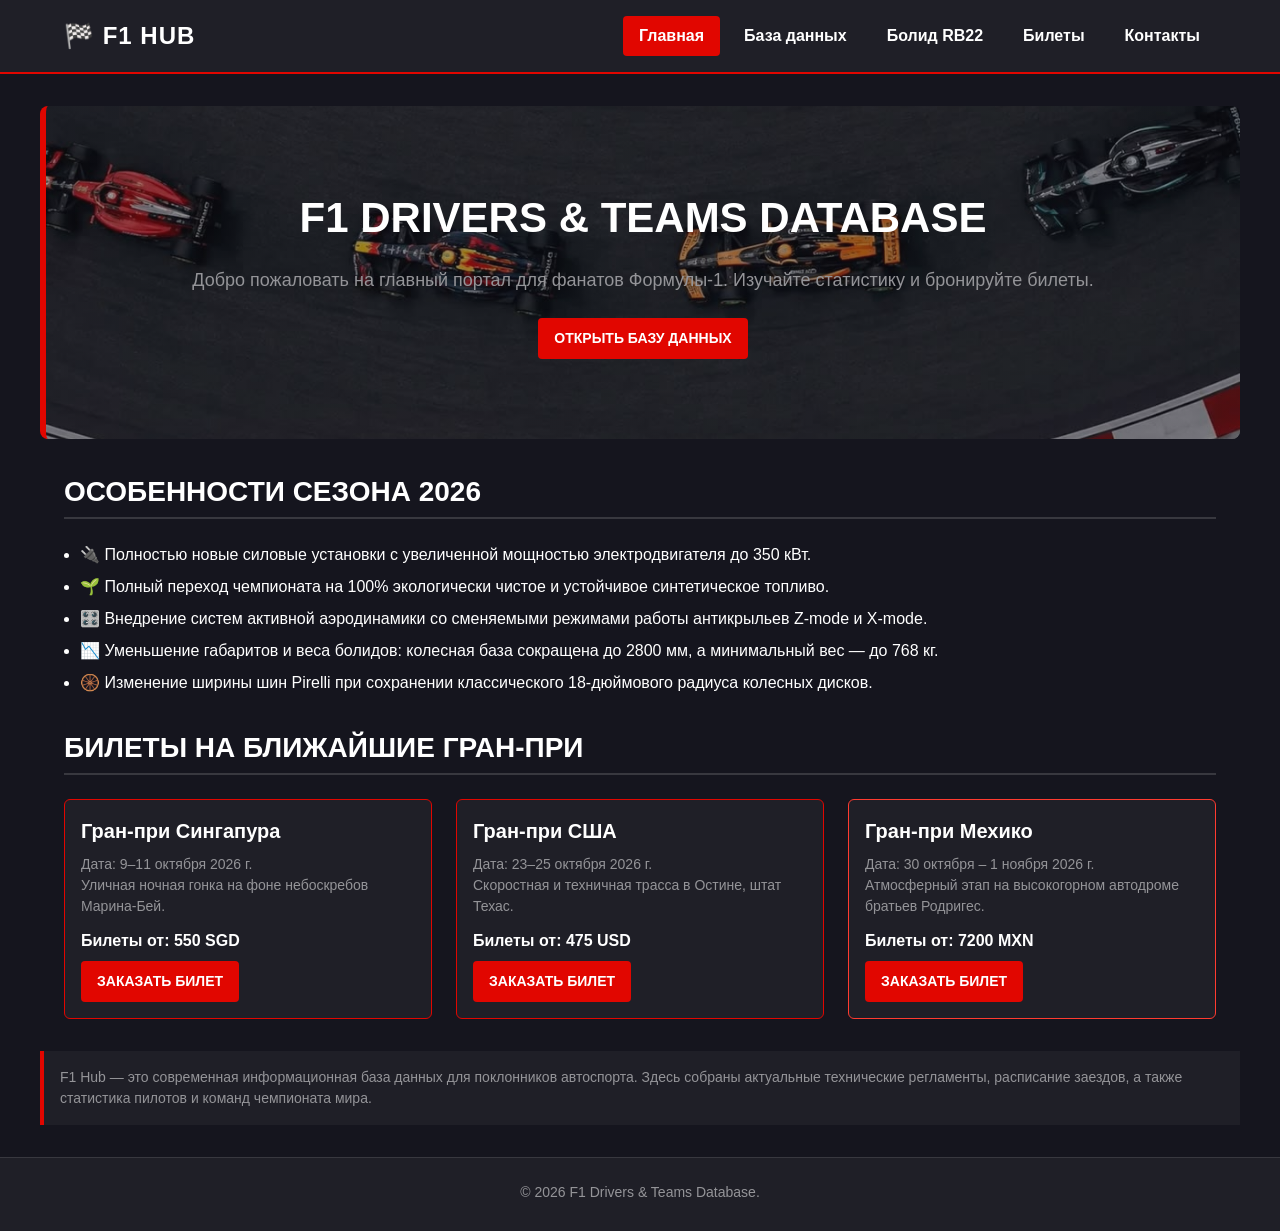
<file: index.html>
<!DOCTYPE html>
<html lang="ru">
<head>
  <meta charset="UTF-8">
  <meta name="viewport" content="width=device-width, initial-scale=1.0">
  <meta name="description" content="Главный портал для фанатов Формулы-1. База данных пилотов, команд и заказ билетов.">
  <title>F1 Drivers & Teams Database</title>
  <link rel="stylesheet" href="css/style.css">
  <script src="js/main.js" defer></script>
</head>
<body>

  <header class="site-header">
    <div class="site-header__inner">
      <a class="site-header__logo" href="index.html">🏁 F1 Hub</a>
      <nav class="site-nav" aria-label="Основная навигация">
        <ul class="site-nav__list">
          <li class="site-nav__item">
            <a class="site-nav__link site-nav__link--active" href="index.html">Главная</a>
          </li>
          <li class="site-nav__item">
            <a class="site-nav__link" href="catalog.html">База данных</a>
          </li>
          <li class="site-nav__item">
            <a class="site-nav__link" href="product.html">Болид RB22</a>
          </li>
          <li class="site-nav__item">
            <a class="site-nav__link" href="order.html">Билеты</a>
          </li>
          <li class="site-nav__item">
            <a class="site-nav__link" href="contacts.html">Контакты</a>
          </li>
        </ul>
      </nav>
    </div>
  </header>

  <main>
    
    <section class="f1-hero">
      <h1 class="f1-hero__title">F1 Drivers & Teams Database</h1>
      <p class="f1-hero__subtitle">Добро пожаловать на главный портал для фанатов Формулы-1. Изучайте статистику и бронируйте билеты.</p>
      <a class="button button--primary" href="catalog.html">Открыть базу данных</a>
    </section>

        <section class="section" id="features">
      <h2 class="section__title">Особенности сезона 2026</h2>
      <ul class="advantages-list">
        <li class="advantages-list__item">🔌 Полностью новые силовые установки с увеличенной мощностью электродвигателя до 350 кВт.</li>
        <li class="advantages-list__item">🌱 Полный переход чемпионата на 100% экологически чистое и устойчивое синтетическое топливо.</li>
        <li class="advantages-list__item">🎛️ Внедрение систем активной аэродинамики со сменяемыми режимами работы антикрыльев Z-mode и X-mode.</li>
        <li class="advantages-list__item">📉 Уменьшение габаритов и веса болидов: колесная база сокращена до 2800 мм, а минимальный вес — до 768 кг.</li>
        <li class="advantages-list__item">🛞 Изменение ширины шин Pirelli при сохранении классического 18-дюймового радиуса колесных дисков.</li>
      </ul>
    </section>


               <section class="section" id="popular">
      <h2 class="section__title">Билеты на ближайшие Гран-при</h2>
      
      <div class="products-grid">
        
        <article class="product-card product-card--featured">
          <h3 class="product-card__title">Гран-при Сингапура</h3>
          <p class="product-card__description">Дата: 9–11 октября 2026 г.<br>Уличная ночная гонка на фоне небоскребов Марина-Бей.</p>
          <p class="product-card__price">Билеты от: 550 SGD</p>
          <button class="button button--primary product-card__button" type="button" data-product="Билет на Гран-при Сингапура">Заказать билет</button>
        </article>

        <article class="product-card product-card--featured">
          <h3 class="product-card__title">Гран-при США</h3>
          <p class="product-card__description">Дата: 23–25 октября 2026 г.<br>Скоростная и техничная трасса в Остине, штат Техас.</p>
          <p class="product-card__price">Билеты от: 475 USD</p>
          <button class="button button--primary product-card__button" type="button" data-product="Билет на Гран-при США">Заказать билет</button>
        </article>

        <article class="product-card product-card--discount">
          <h3 class="product-card__title">Гран-при Мехико</h3>
          <p class="product-card__description">Дата: 30 октября – 1 ноября 2026 г.<br>Атмосферный этап на высокогорном автодроме братьев Родригес.</p>
          <p class="product-card__price">Билеты от: 7200 MXN</p>
          <button class="button button--primary product-card__button" type="button" data-product="Билет на Гран-при Мехико">Заказать билет</button>
        </article>

      </div>
    </section>

        <aside class="aside-info">
      <p class="aside-info__text">
        F1 Hub — это современная информационная база данных для поклонников автоспорта. Здесь собраны актуальные технические регламенты, расписание заездов, а также статистика пилотов и команд чемпионата мира.
      </p>
    </aside>

  </main>

  <dialog class="order-dialog" id="order-dialog" aria-labelledby="order-dialog-title">
    <h2 class="order-dialog__title" id="order-dialog-title">Бронирование билетов</h2>
    <form class="order-form" id="order-form" action="#" method="post" novalidate>
      <input id="selected-product" name="selected-item" type="hidden">
      <div class="order-form__field">
        <label class="order-form__label" for="order-name">Имя</label>
        <input class="order-form__input" id="order-name" name="name" type="text" placeholder="Ваше имя" required minlength="2">
      </div>
      <div class="order-form__field">
        <label class="order-form__label" for="order-email">E-mail</label>
        <input class="order-form__input" id="order-email" name="email" type="email" placeholder="example@mail.ru" required>
      </div>
      <div class="order-form__field">
        <label class="order-form__label" for="order-phone">Телефон</label>
        <input class="order-form__input" id="order-phone" name="phone" type="tel" placeholder="+7 (900) 000-00-00" required>
      </div>
      <div class="order-form__field form-field--checkbox">
        <label>
          <input id="order-agreement" name="agreement" type="checkbox" required>
          Я согласен с условиями
        </label>
      </div>
      <div class="order-form__actions">
        <button class="button button--secondary" type="button" id="close-order-dialog">Закрыть</button>
        <button class="button button--primary" type="submit">Отправить 🏁</button>
      </div>
    </form>
  </dialog>

  <p class="success-message" id="success-message" hidden>
    Заявка принята! До встречи на автодроме!
  </p>

  <footer class="site-footer">
    <p class="site-footer__copy">&copy; 2026 F1 Drivers & Teams Database.</p>
  </footer>

</body>
</html>
</file>
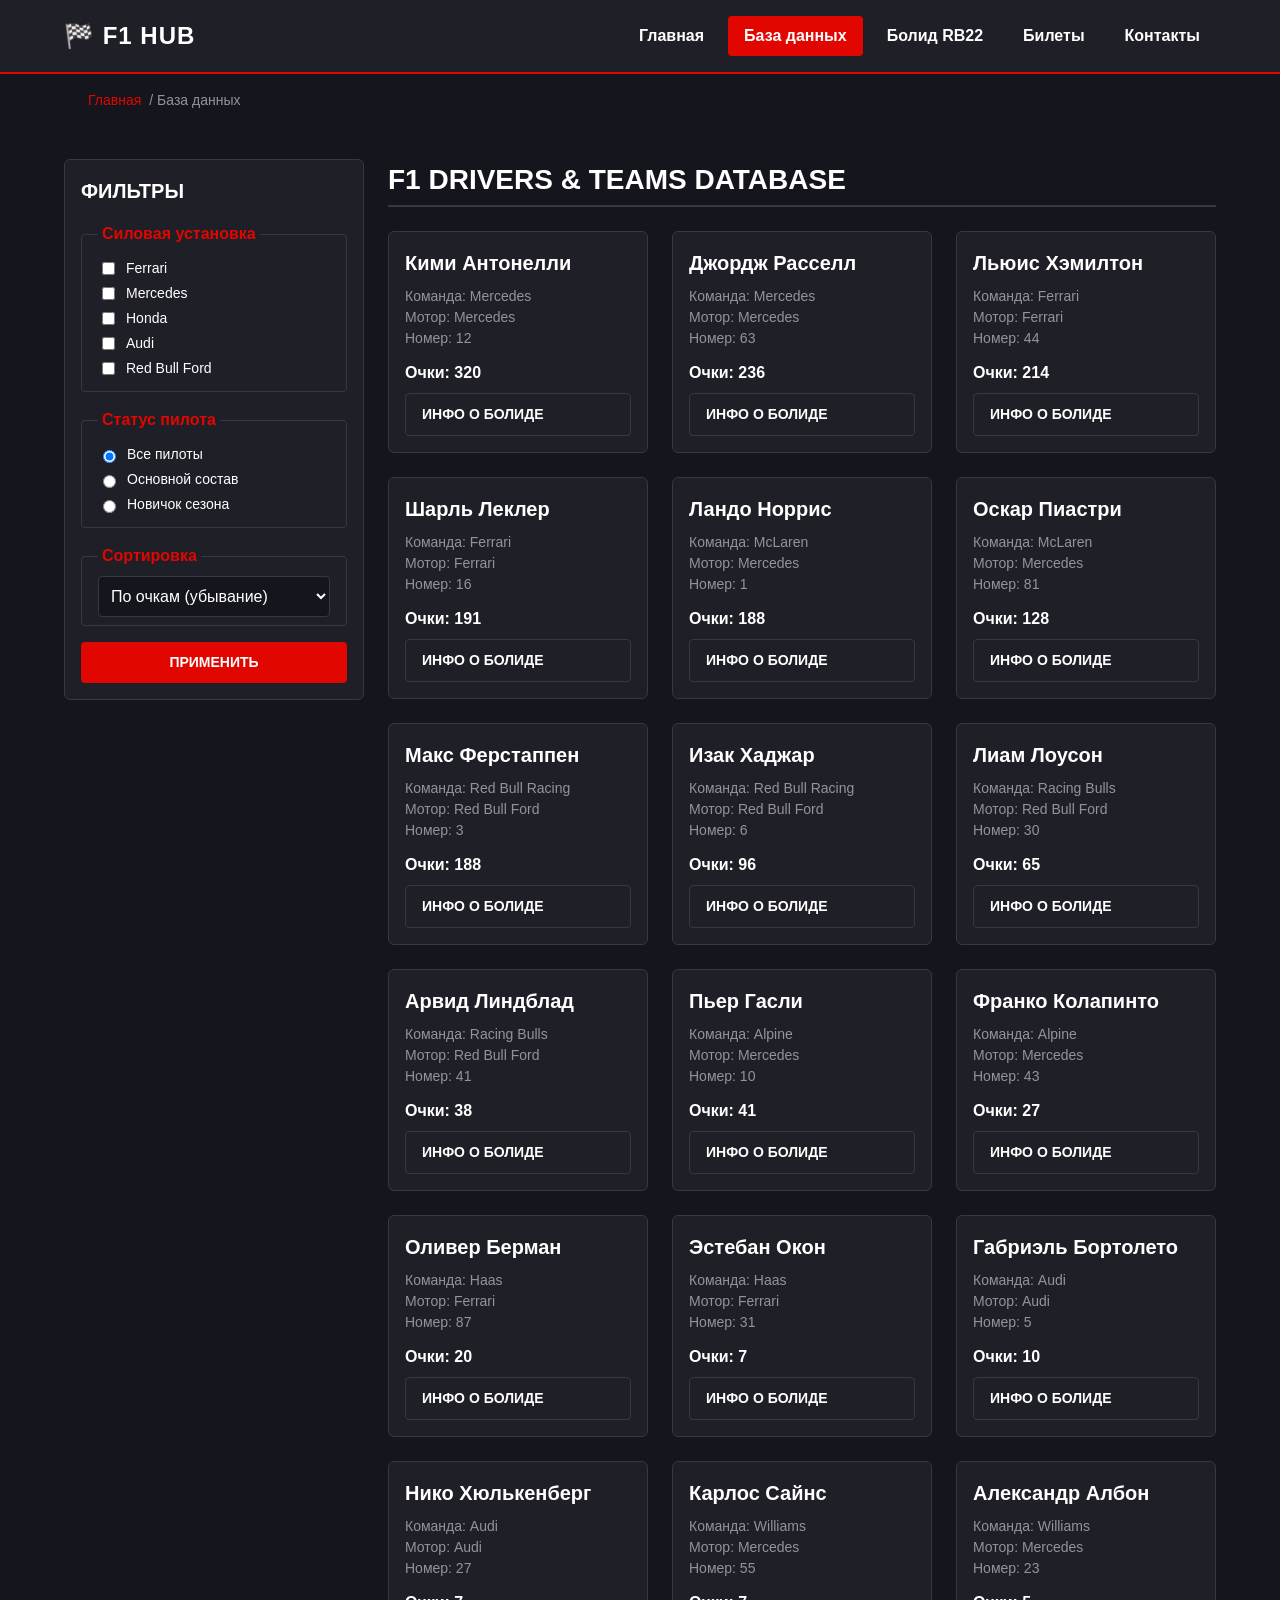
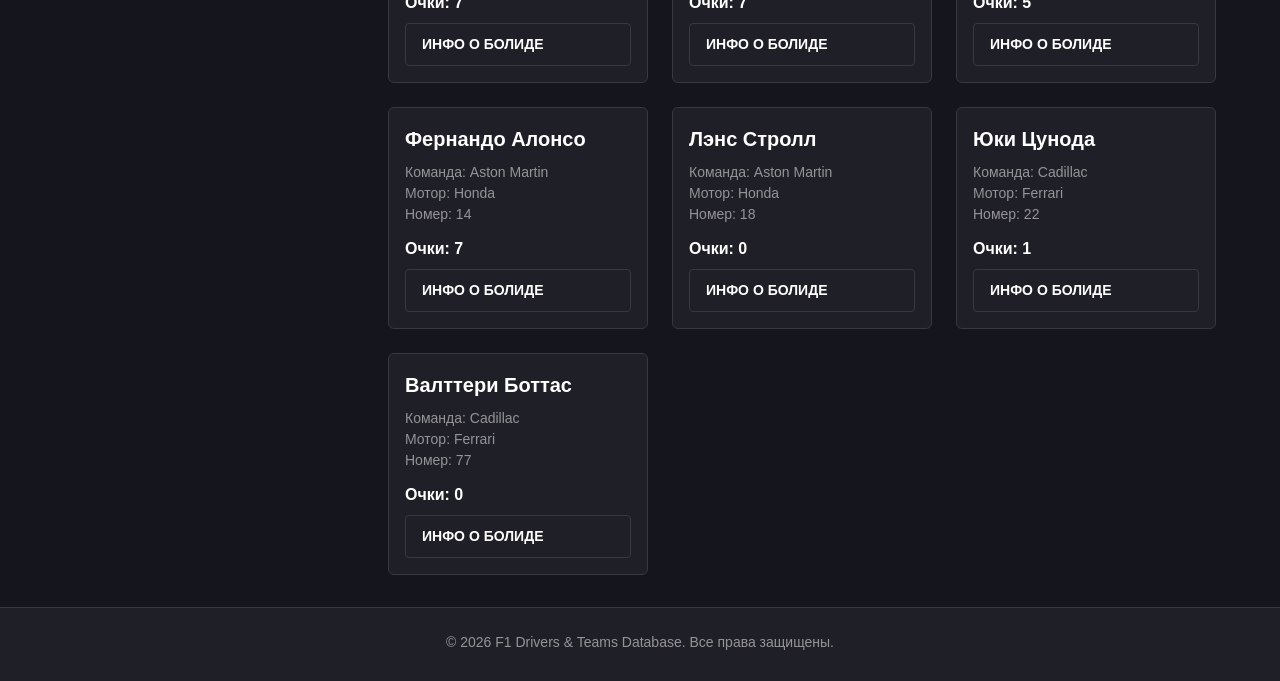
<file: catalog.html>
<!DOCTYPE html>
<html lang="ru">
<head>
  <meta charset="UTF-8">
  <meta name="viewport" content="width=device-width, initial-scale=1.0">
  <meta name="description" content="F1 Drivers and Teams Database. Фильтрация по силовым установкам и составам команд 2026 года.">
  <title>F1 Drivers & Teams Database</title>
  <link rel="stylesheet" href="./css/style.css">
  <script src="./js/main.js" defer></script>
</head>
<body>

  <header class="site-header">
    <div class="site-header__inner">
      <a class="site-header__logo" href="index.html">🏁 F1 Hub</a>
      <nav class="site-nav" aria-label="Основная навигация">
        <ul class="site-nav__list">
          <li class="site-nav__item">
            <a class="site-nav__link" href="index.html">Главная</a>
          </li>
          <li class="site-nav__item">
            <a class="site-nav__link site-nav__link--active" href="catalog.html">База данных</a>
          </li>
          <li class="site-nav__item">
            <a class="site-nav__link" href="product.html">Болид RB22</a>
          </li>
          <li class="site-nav__item">
            <a class="site-nav__link" href="order.html">Билеты</a>
          </li>
          <li class="site-nav__item">
            <a class="site-nav__link" href="contacts.html">Контакты</a>
          </li>
        </ul>
      </nav>
    </div>
  </header>

  <main>
    <div class="section">
      <nav class="breadcrumbs" aria-label="Хлебные крошки">
        <a class="breadcrumbs__link" href="index.html">Главная</a>
        <span class="breadcrumbs__current">База данных</span>
      </nav>
    </div>

    <section class="catalog-layout">
      <aside class="catalog-filters">
        <h2 class="catalog-filters__title">Фильтры</h2>
        <form class="filters-form" action="#" method="get">
          
          <fieldset class="filters-form__section">
            <legend>Силовая установка</legend>
            <label><input type="checkbox" name="pu" value="ferrari"> Ferrari</label>
            <label><input type="checkbox" name="pu" value="mercedes"> Mercedes</label>
            <label><input type="checkbox" name="pu" value="honda"> Honda</label>
            <label><input type="checkbox" name="pu" value="audi"> Audi</label>
            <label><input type="checkbox" name="pu" value="ford"> Red Bull Ford</label>
          </fieldset>

          <fieldset class="filters-form__section">
            <legend>Статус пилота</legend>
            <label><input type="radio" name="status" value="all" checked> Все пилоты</label>
            <label><input type="radio" name="status" value="pro"> Основной состав</label>
            <label><input type="radio" name="status" value="rookie"> Новичок сезона</label>
          </fieldset>

          <fieldset class="filters-form__section">
            <legend>Сортировка</legend>
            <select class="order-form__input" name="sort">
              <option value="points-desc">По очкам (убывание)</option>
              <option value="name-asc">По алфавиту</option>
              <option value="number-asc">По стартовому номеру</option>
            </select>
          </fieldset>

          <button class="button button--primary" type="submit">Применить</button>
        </form>
      </aside>

      <section class="catalog-products">
        <h1 class="section__title">F1 Drivers & Teams Database</h1>
        <div class="products-grid">
          
          <!-- Mercedes -->
          <article class="product-card">
            <h3 class="product-card__title">Кими Антонелли</h3>
            <p class="product-card__description">Команда: Mercedes<br>Мотор: Mercedes<br>Номер: 12</p>
            <p class="product-card__price">Очки: 320</p>
            <a class="button button--secondary" href="product.html">Инфо о болиде</a>
          </article>

          <article class="product-card">
            <h3 class="product-card__title">Джордж Расселл</h3>
            <p class="product-card__description">Команда: Mercedes<br>Мотор: Mercedes<br>Номер: 63</p>
            <p class="product-card__price">Очки: 236</p>
            <a class="button button--secondary" href="product.html">Инфо о болиде</a>
          </article>

          <!-- Ferrari -->
          <article class="product-card">
            <h3 class="product-card__title">Льюис Хэмилтон</h3>
            <p class="product-card__description">Команда: Ferrari<br>Мотор: Ferrari<br>Номер: 44</p>
            <p class="product-card__price">Очки: 214</p>
            <a class="button button--secondary" href="product.html">Инфо о болиде</a>
          </article>

          <article class="product-card">
            <h3 class="product-card__title">Шарль Леклер</h3>
            <p class="product-card__description">Команда: Ferrari<br>Мотор: Ferrari<br>Номер: 16</p>
            <p class="product-card__price">Очки: 191</p>
            <a class="button button--secondary" href="product.html">Инфо о болиде</a>
          </article>

          <!-- McLaren -->
          <article class="product-card">
            <h3 class="product-card__title">Ландо Норрис</h3>
            <p class="product-card__description">Команда: McLaren<br>Мотор: Mercedes<br>Номер: 1</p>
            <p class="product-card__price">Очки: 188</p>
            <a class="button button--secondary" href="product.html">Инфо о болиде</a>
          </article>

          <article class="product-card">
            <h3 class="product-card__title">Оскар Пиастри</h3>
            <p class="product-card__description">Команда: McLaren<br>Мотор: Mercedes<br>Номер: 81</p>
            <p class="product-card__price">Очки: 128</p>
            <a class="button button--secondary" href="product.html">Инфо о болиде</a>
          </article>

          <!-- Red Bull Racing -->
          <article class="product-card">
            <h3 class="product-card__title">Макс Ферстаппен</h3>
            <p class="product-card__description">Команда: Red Bull Racing<br>Мотор: Red Bull Ford<br>Номер: 3</p>
            <p class="product-card__price">Очки: 188</p>
            <a class="button button--secondary" href="product.html">Инфо о болиде</a>
          </article>

          <article class="product-card">
            <h3 class="product-card__title">Изак Хаджар</h3>
            <p class="product-card__description">Команда: Red Bull Racing<br>Мотор: Red Bull Ford<br>Номер: 6</p>
            <p class="product-card__price">Очки: 96</p>
            <a class="button button--secondary" href="product.html">Инфо о болиде</a>
          </article>

          <!-- Racing Bulls -->
          <article class="product-card">
            <h3 class="product-card__title">Лиам Лоусон</h3>
            <p class="product-card__description">Команда: Racing Bulls<br>Мотор: Red Bull Ford<br>Номер: 30</p>
            <p class="product-card__price">Очки: 65</p>
            <a class="button button--secondary" href="product.html">Инфо о болиде</a>
          </article>

          <article class="product-card">
            <h3 class="product-card__title">Арвид Линдблад</h3>
            <p class="product-card__description">Команда: Racing Bulls<br>Мотор: Red Bull Ford<br>Номер: 41</p>
            <p class="product-card__price">Очки: 38</p>
            <a class="button button--secondary" href="product.html">Инфо о болиде</a>
          </article>

          <!-- Alpine -->
          <article class="product-card">
            <h3 class="product-card__title">Пьер Гасли</h3>
            <p class="product-card__description">Команда: Alpine<br>Мотор: Mercedes<br>Номер: 10</p>
            <p class="product-card__price">Очки: 41</p>
            <a class="button button--secondary" href="product.html">Инфо о болиде</a>
          </article>

          <article class="product-card">
            <h3 class="product-card__title">Франко Колапинто</h3>
            <p class="product-card__description">Команда: Alpine<br>Мотор: Mercedes<br>Номер: 43</p>
            <p class="product-card__price">Очки: 27</p>
            <a class="button button--secondary" href="product.html">Инфо о болиде</a>
          </article>

          <!-- Haas -->
          <article class="product-card">
            <h3 class="product-card__title">Оливер Берман</h3>
            <p class="product-card__description">Команда: Haas<br>Мотор: Ferrari<br>Номер: 87</p>
            <p class="product-card__price">Очки: 20</p>
            <a class="button button--secondary" href="product.html">Инфо о болиде</a>
          </article>

          <article class="product-card">
            <h3 class="product-card__title">Эстебан Окон</h3>
            <p class="product-card__description">Команда: Haas<br>Мотор: Ferrari<br>Номер: 31</p>
            <p class="product-card__price">Очки: 7</p>
            <a class="button button--secondary" href="product.html">Инфо о болиде</a>
          </article>

          <!-- Audi -->
          <article class="product-card">
            <h3 class="product-card__title">Габриэль Бортолето</h3>
            <p class="product-card__description">Команда: Audi<br>Мотор: Audi<br>Номер: 5</p>
            <p class="product-card__price">Очки: 10</p>
            <a class="button button--secondary" href="product.html">Инфо о болиде</a>
          </article>

          <article class="product-card">
            <h3 class="product-card__title">Нико Хюлькенберг</h3>
            <p class="product-card__description">Команда: Audi<br>Мотор: Audi<br>Номер: 27</p>
            <p class="product-card__price">Очки: 7</p>
            <a class="button button--secondary" href="product.html">Инфо о болиде</a>
          </article>

          <!-- Williams -->
          <article class="product-card">
            <h3 class="product-card__title">Карлос Сайнс</h3>
            <p class="product-card__description">Команда: Williams<br>Мотор: Mercedes<br>Номер: 55</p>
            <p class="product-card__price">Очки: 7</p>
            <a class="button button--secondary" href="product.html">Инфо о болиде</a>
          </article>

          <article class="product-card">
            <h3 class="product-card__title">Александр Албон</h3>
            <p class="product-card__description">Команда: Williams<br>Мотор: Mercedes<br>Номер: 23</p>
            <p class="product-card__price">Очки: 5</p>
            <a class="button button--secondary" href="product.html">Инфо о болиде</a>
          </article>

          <!-- Aston Martin -->
          <article class="product-card">
            <h3 class="product-card__title">Фернандо Алонсо</h3>
            <p class="product-card__description">Команда: Aston Martin<br>Мотор: Honda<br>Номер: 14</p>
            <p class="product-card__price">Очки: 7</p>
            <a class="button button--secondary" href="product.html">Инфо о болиде</a>
          </article>

          <article class="product-card">
            <h3 class="product-card__title">Лэнс Стролл</h3>
            <p class="product-card__description">Команда: Aston Martin<br>Мотор: Honda<br>Номер: 18</p>
            <p class="product-card__price">Очки: 0</p>
            <a class="button button--secondary" href="product.html">Инфо о болиде</a>
          </article>

          <!-- Cadillac -->
          <article class="product-card">
            <h3 class="product-card__title">Юки Цунода</h3>
                        <p class="product-card__description">Команда: Cadillac<br>Мотор: Ferrari<br>Номер: 22</p>
            <p class="product-card__price">Очки: 1</p>
            <a class="button button--secondary" href="product.html">Инфо о болиде</a>
          </article>

          <article class="product-card">
            <h3 class="product-card__title">Валттери Боттас</h3>
            <p class="product-card__description">Команда: Cadillac<br>Мотор: Ferrari<br>Номер: 77</p>
            <p class="product-card__price">Очки: 0</p>
            <a class="button button--secondary" href="product.html">Инфо о болиде</a>
          </article>

        </div>
      </section>
    </section>
  </main>

  <footer class="site-footer">
    <p class="site-footer__copy">&copy; 2026 F1 Drivers & Teams Database. Все права защищены.</p>
  </footer>

</body>
</html>
</file>
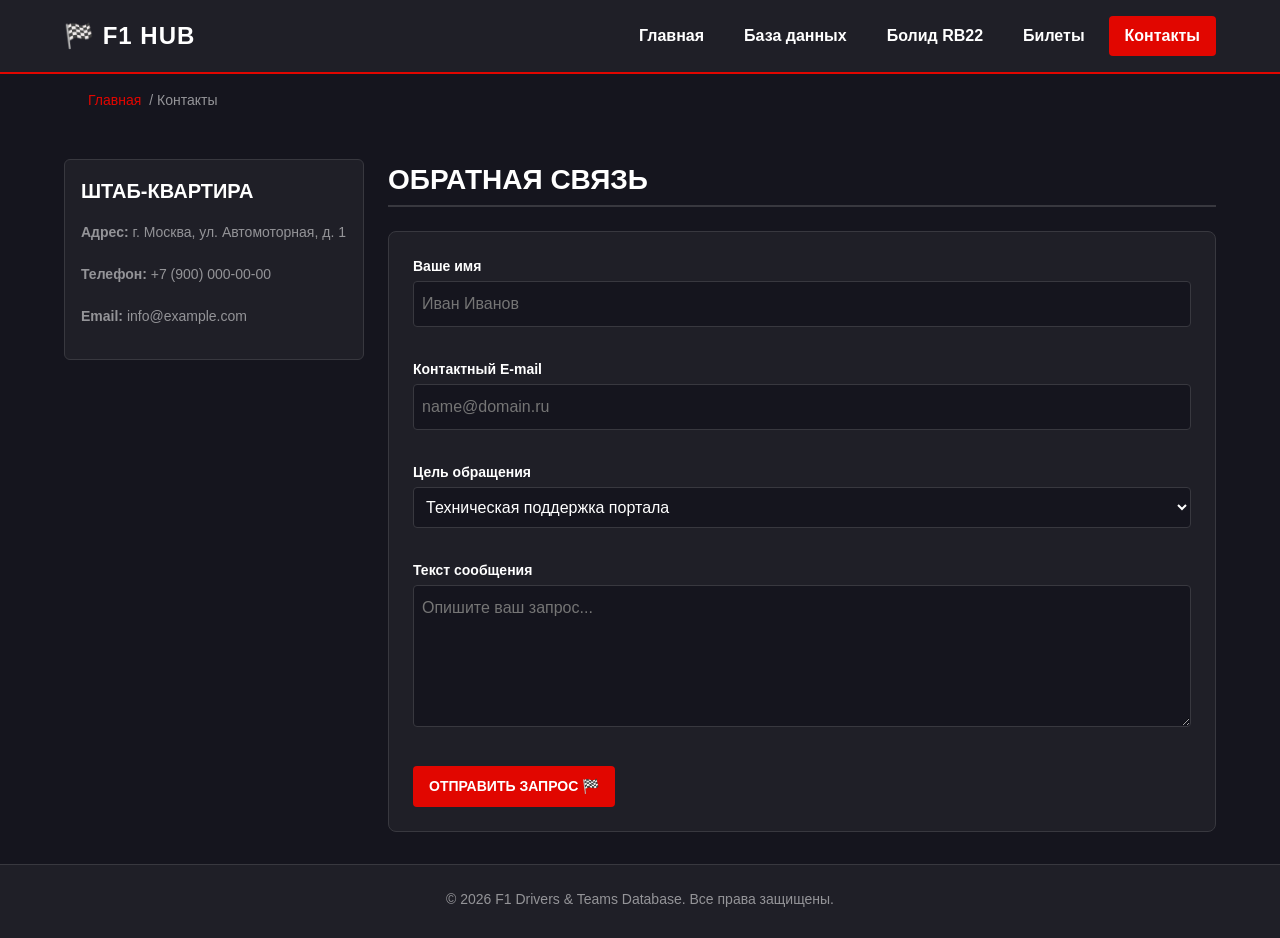
<file: contacts.html>
<!DOCTYPE html>
<html lang="ru">
<head>
  <meta charset="UTF-8">
  <meta name="viewport" content="width=device-width, initial-scale=1.0">
  <meta name="description" content="Контакты службы поддержки F1 Hub, аккредитация СМИ и форма обратной связи.">
  <title>F1 Drivers & Teams Database</title>
  <link rel="stylesheet" href="./css/style.css">
  <script src="./js/main.js" defer></script>
</head>
<body>

  <header class="site-header">
    <div class="site-header__inner">
      <a class="site-header__logo" href="index.html">🏁 F1 Hub</a>
      <nav class="site-nav" aria-label="Основная навигация">
        <ul class="site-nav__list">
          <li class="site-nav__item"><a class="site-nav__link" href="index.html">Главная</a></li>
          <li class="site-nav__item"><a class="site-nav__link" href="catalog.html">База данных</a></li>
          <li class="site-nav__item"><a class="site-nav__link" href="product.html">Болид RB22</a></li>
          <li class="site-nav__item"><a class="site-nav__link" href="order.html">Билеты</a></li>
          <li class="site-nav__item"><a class="site-nav__link site-nav__link--active" href="contacts.html">Контакты</a></li>
        </ul>
      </nav>
    </div>
  </header>

  <main>
    <div class="section">
      <nav class="breadcrumbs" aria-label="Хлебные крошки">
        <a class="breadcrumbs__link" href="index.html">Главная</a>
        <span class="breadcrumbs__current">Контакты</span>
      </nav>
    </div>

    <section class="catalog-layout">
      <aside class="catalog-filters">
        <h2 class="catalog-filters__title">Штаб-квартира</h2>
        <p class="aside-info__text" style="margin-bottom: var(--space-md);">
          <strong>Адрес:</strong> г. Москва, ул. Автомоторная, д. 1<br><br>
          <strong>Телефон:</strong> +7 (900) 000-00-00<br><br>
          <strong>Email:</strong> info@example.com
        </p>
      </aside>

      <section class="catalog-products">
        <h1 class="section__title">Обратная связь</h1>
        
        <form class="product-info" action="#" method="post" style="gap: var(--space-md);">
          <div class="order-form__field">
            <label class="order-form__label" for="contact-name">Ваше имя</label>
            <input class="order-form__input" id="contact-name" type="text" placeholder="Иван Иванов" required>
          </div>

          <div class="order-form__field">
            <label class="order-form__label" for="contact-email">Контактный E-mail</label>
            <input class="order-form__input" id="contact-email" type="email" placeholder="name@domain.ru" required>
          </div>

          <div class="order-form__field">
            <label class="order-form__label" for="contact-reason">Цель обращения</label>
            <select class="order-form__input" id="contact-reason" required>
              <option value="support">Техническая поддержка портала</option>
              <option value="press">Аккредитация прессы на Гран-при</option>
              <option value="commercial">Сотрудничество и реклама</option>
            </select>
          </div>

          <div class="order-form__field">
            <label class="order-form__label" for="contact-message">Текст сообщения</label>
            <textarea class="order-form__input" id="contact-message" rows="5" placeholder="Опишите ваш запрос..." style="resize: vertical; font-family: inherit;" required></textarea>
          </div>

          <button class="button button--primary" type="submit" style="align-self: flex-start;">Отправить запрос 🏁</button>
        </form>
      </section>
    </section>
  </main>

  <footer class="site-footer">
    <p class="site-footer__copy">&copy; 2026 F1 Drivers & Teams Database. Все права защищены.</p>
  </footer>

</body>
</html>
</file>
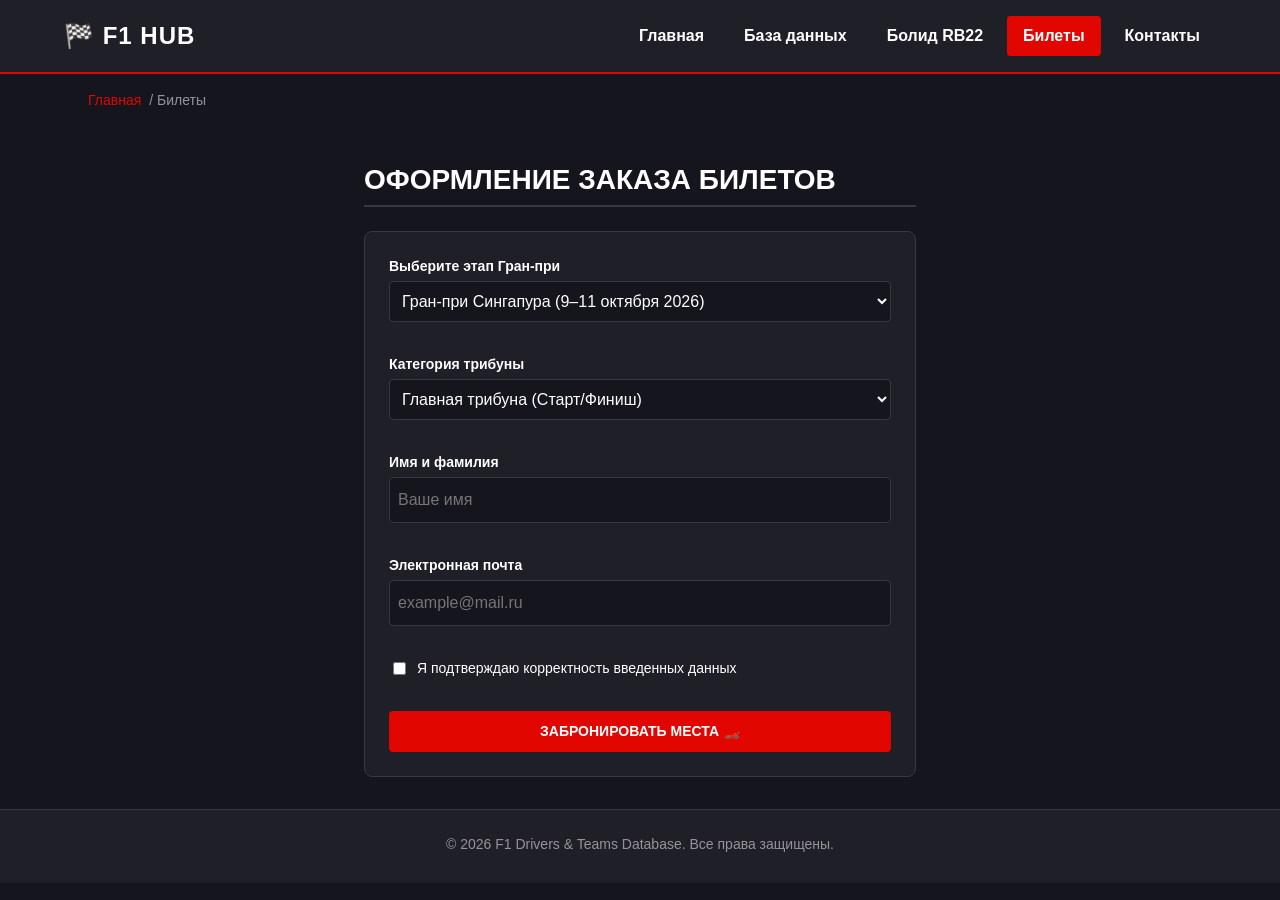
<file: order.html>
<!DOCTYPE html>
<html lang="ru">
<head>
  <meta charset="UTF-8">
  <meta name="viewport" content="width=device-width, initial-scale=1.0">
  <meta name="description" content="Официальное оформление заявок на билеты этапов Формулы-1.">
  <title>Заказ билетов — F1 Hub</title>
  <link rel="stylesheet" href="./css/style.css">
  <script src="./js/main.js" defer></script>
</head>
<body>

  <header class="site-header">
    <div class="site-header__inner">
      <a class="site-header__logo" href="index.html">🏁 F1 Hub</a>
      <nav class="site-nav" aria-label="Основная навигация">
        <ul class="site-nav__list">
          <li class="site-nav__item"><a class="site-nav__link" href="index.html">Главная</a></li>
          <li class="site-nav__item"><a class="site-nav__link" href="catalog.html">База данных</a></li>
          <li class="site-nav__item"><a class="site-nav__link" href="product.html">Болид RB22</a></li>
          <li class="site-nav__item"><a class="site-nav__link site-nav__link--active" href="order.html">Билеты</a></li>
          <li class="site-nav__item"><a class="site-nav__link" href="contacts.html">Контакты</a></li>
        </ul>
      </nav>
    </div>
  </header>

  <main>
    <div class="section">
      <nav class="breadcrumbs" aria-label="Хлебные крошки">
        <a class="breadcrumbs__link" href="index.html">Главная</a>
        <span class="breadcrumbs__current">Билеты</span>
      </nav>
    </div>

    <section class="section" style="max-width: 600px; margin: 0 auto var(--space-xl);">
      <h1 class="section__title">Оформление заказа билетов</h1>
      
      <form class="product-info" action="#" method="post" style="gap: var(--space-md);">
        <div class="order-form__field">
          <label class="order-form__label" for="page-order-race">Выберите этап Гран-при</label>
          <select class="order-form__input" id="page-order-race" required>
            <option value="singapore">Гран-при Сингапура (9–11 октября 2026)</option>
            <option value="usa">Гран-при США (23–25 октября 2026)</option>
            <option value="mexico">Гран-при Мехико (30 октября – 1 ноября 2026)</option>
          </select>
        </div>

        <div class="order-form__field">
          <label class="order-form__label" for="page-order-zone">Категория трибуны</label>
          <select class="order-form__input" id="page-order-zone" required>
            <option value="grandstand">Главная трибуна (Старт/Финиш)</option>
            <option value="zone1">Повороты 1-3 (Зона высокой скорости)</option>
            <option value="general">Свободное размещение (Без места)</option>
          </select>
        </div>

        <div class="order-form__field">
          <label class="order-form__label" for="page-order-name">Имя и фамилия</label>
          <input class="order-form__input" id="page-order-name" type="text" placeholder="Ваше имя" required>
        </div>

        <div class="order-form__field">
          <label class="order-form__label" for="page-order-email">Электронная почта</label>
          <input class="order-form__input" id="order-email-page" type="email" placeholder="example@mail.ru" required>
        </div>

        <div class="order-form__field form-field--checkbox">
          <label>
            <input type="checkbox" required>
            Я подтверждаю корректность введенных данных
          </label>
        </div>

        <button class="button button--primary" type="submit" style="width: 100%;">Забронировать места 🏎️</button>
      </form>
    </section>
  </main>

  <footer class="site-footer">
    <p class="site-footer__copy">&copy; 2026 F1 Drivers & Teams Database. Все права защищены.</p>
  </footer>

</body>
</html>
</file>
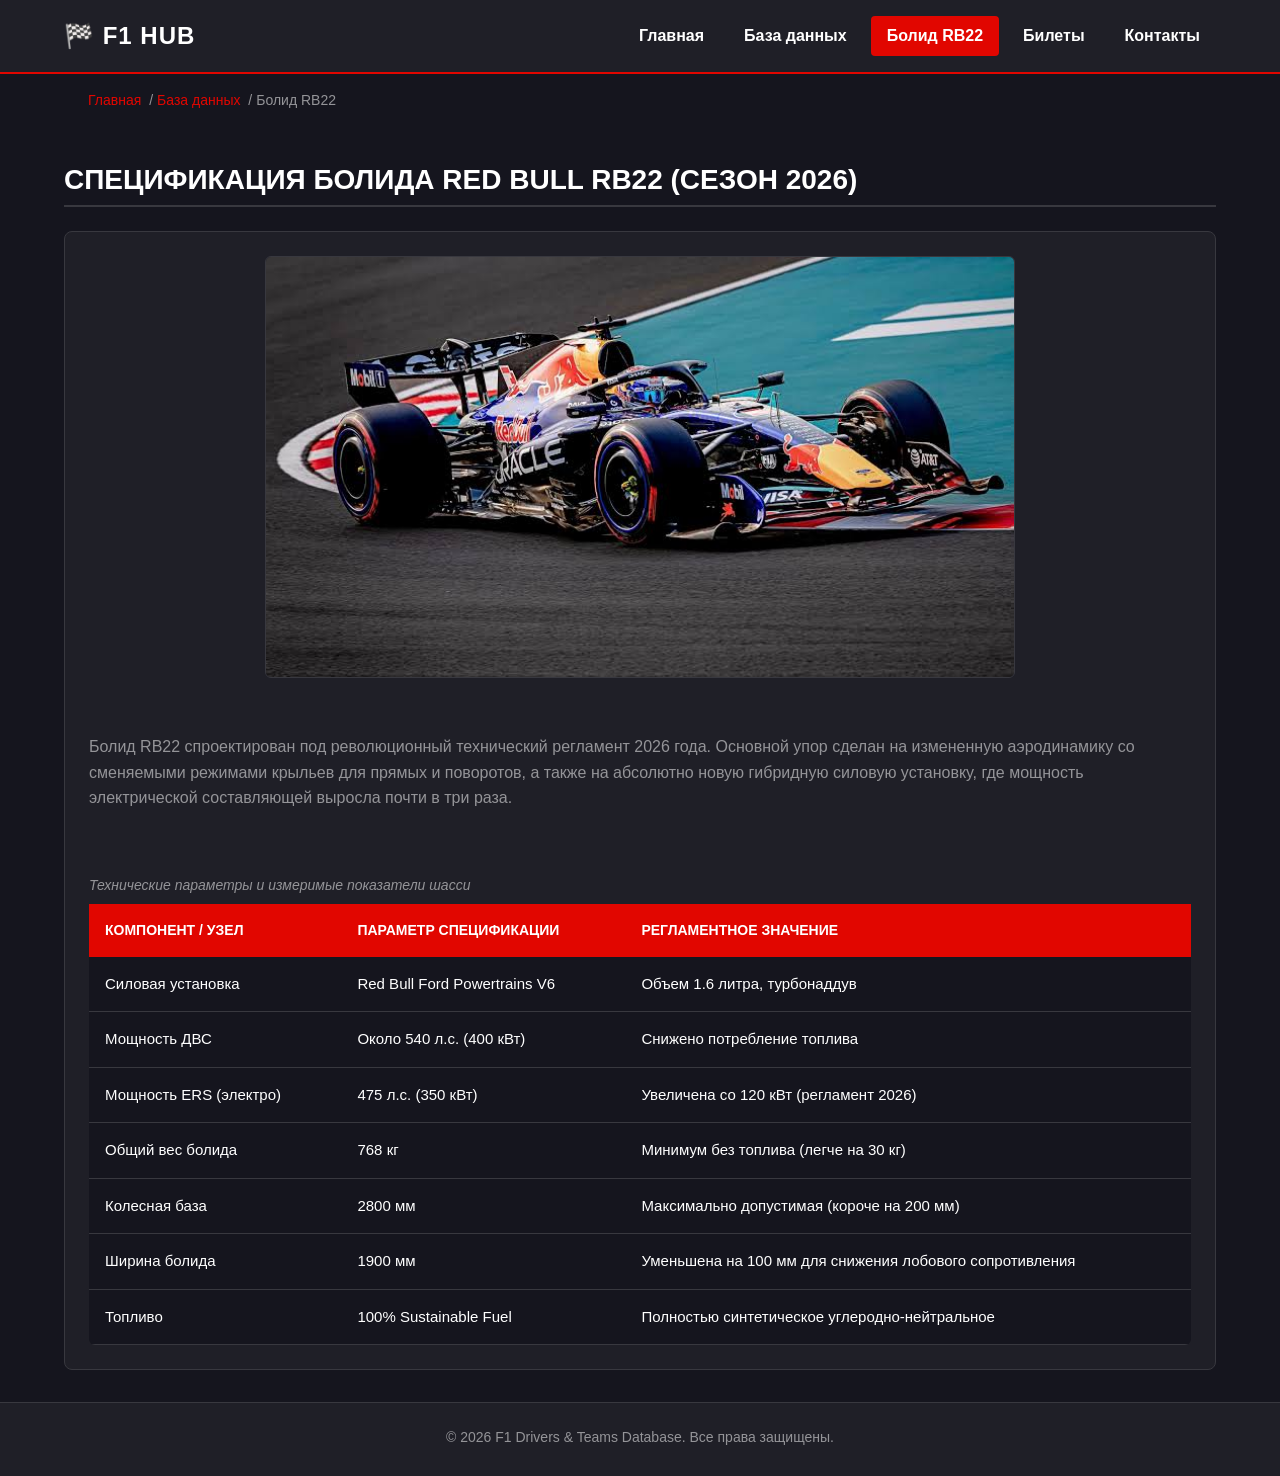
<file: product.html>
<!DOCTYPE html>
<html lang="ru">
<head>
  <meta charset="UTF-8">
  <meta name="viewport" content="width=device-width, initial-scale=1.0">
  <meta name="description" content="Технические характеристики и спецификация гоночного болида Red Bull RB22 сезона 2026.">
  <title>Болид RB22 — Технические характеристики</title>
  <link rel="stylesheet" href="./css/style.css">
  <script src="./js/main.js" defer></script>
</head>
<body>

  <header class="site-header">
    <div class="site-header__inner">
      <a class="site-header__logo" href="index.html">🏁 F1 Hub</a>
      <nav class="site-nav" aria-label="Основная навигация">
        <ul class="site-nav__list">
          <li class="site-nav__item"><a class="site-nav__link" href="index.html">Главная</a></li>
          <li class="site-nav__item"><a class="site-nav__link" href="catalog.html">База данных</a></li>
          <li class="site-nav__item"><a class="site-nav__link site-nav__link--active" href="product.html">Болид RB22</a></li>
          <li class="site-nav__item"><a class="site-nav__link" href="order.html">Билеты</a></li>
          <li class="site-nav__item"><a class="site-nav__link" href="contacts.html">Контакты</a></li>
        </ul>
      </nav>
    </div>
  </header>

    <main>
    <div class="section">
      <nav class="breadcrumbs" aria-label="Хлебные крошки">
        <a class="breadcrumbs__link" href="index.html">Главная</a>
        <a class="breadcrumbs__link" href="catalog.html">База данных</a>
        <span class="breadcrumbs__current">Болид RB22</span>
      </nav>
    </div>

    <section class="section">
      <h1 class="section__title">Спецификация болида Red Bull RB22 (Сезон 2026)</h1>
      
      <div class="product-info">
        <div class="product-info__visual">
          <img class="product-info__image" src="./images/redbull.jpg" alt="Болид Red Bull RB22">
        </div>

        <div class="product-info__text">
          <p>Болид RB22 спроектирован под революционный технический регламент 2026 года. Основной упор сделан на измененную аэродинамику со сменяемыми режимами крыльев для прямых и поворотов, а также на абсолютно новую гибридную силовую установку, где мощность электрической составляющей выросла почти в три раза.</p>
        </div>

        <div class="table-wrapper">
          <table class="race-table">
            <caption class="race-table__caption">Технические параметры и измеримые показатели шасси</caption>
            <thead class="race-table__head">
              <tr>
                <th class="race-table__th">Компонент / Узел</th>
                <th class="race-table__th">Параметр спецификации</th>
                <th class="race-table__th">Регламентное значение</th>
              </tr>
            </thead>
            <tbody class="race-table__body">
              <tr>
                <td class="race-table__td">Силовая установка</td>
                <td class="race-table__td">Red Bull Ford Powertrains V6</td>
                <td class="race-table__td">Объем 1.6 литра, турбонаддув</td>
              </tr>
              <tr>
                <td class="race-table__td">Мощность ДВС</td>
                <td class="race-table__td">Около 540 л.с. (400 кВт)</td>
                <td class="race-table__td">Снижено потребление топлива</td>
              </tr>
              <tr>
                <td class="race-table__td">Мощность ERS (электро)</td>
                <td class="race-table__td">475 л.с. (350 кВт)</td>
                <td class="race-table__td">Увеличена со 120 кВт (регламент 2026)</td>
              </tr>
              <tr>
                <td class="race-table__td">Общий вес болида</td>
                <td class="race-table__td">768 кг</td>
                <td class="race-table__td">Минимум без топлива (легче на 30 кг)</td>
              </tr>
              <tr>
                <td class="race-table__td">Колесная база</td>
                <td class="race-table__td">2800 мм</td>
                <td class="race-table__td">Максимально допустимая (короче на 200 мм)</td>
              </tr>
              <tr>
                <td class="race-table__td">Ширина болида</td>
                <td class="race-table__td">1900 мм</td>
                <td class="race-table__td">Уменьшена на 100 мм для снижения лобового сопротивления</td>
              </tr>
              <tr>
                <td class="race-table__td">Топливо</td>
                <td class="race-table__td">100% Sustainable Fuel</td>
                <td class="race-table__td">Полностью синтетическое углеродно-нейтральное</td>
              </tr>
            </tbody>
          </table>
        </div>
      </div>
    </section>
  </main>

  <footer class="site-footer">
    <p class="site-footer__copy">&copy; 2026 F1 Drivers & Teams Database. Все права защищены.</p>
  </footer>

</body>
</html>
</file>
<file: css/style.css>
:root {
  --color-bg: #15151E;
  --color-text: #FFFFFF;
  --color-muted: #949498;
  --color-primary: #E10600;
  --color-primary-dark: #B00500;
  --color-border: #38383F;
  --color-surface: #1F1F27;
  --color-surface-accent: #2A2A35;
  --color-danger: #FF3B30;
  --color-success: #00D166;
  --color-success-bg: #102A1E;
  --color-white: #FFFFFF;

  --space-xs: 4px;
  --space-sm: 8px;
  --space-md: 16px;
  --space-lg: 24px;
  --space-xl: 32px;

  --radius-sm: 4px;
  --radius-md: 6px;
  --radius-lg: 8px;

  --container-width: 1200px;
}

* {
  box-sizing: border-box;
}

body {
  margin: 0;
  font-family: 'Arial', sans-serif;
  line-height: 1.5;
  color: var(--color-text);
  background-color: var(--color-bg);
}

html {
  scroll-behavior: smooth;
}

.site-header {
  background-color: var(--color-surface);
  border-bottom: 2px solid var(--color-primary);
  position: sticky;
  top: 0;
  z-index: 100;
}

.site-header__inner {
  max-width: var(--container-width);
  margin: 0 auto;
  padding: var(--space-md) var(--space-lg);
  display: flex;
  justify-content: space-between;
  align-items: center;
  flex-wrap: wrap;
}

.site-header__logo {
  font-size: 24px;
  font-weight: 900;
  color: var(--color-text);
  text-decoration: none;
  text-transform: uppercase;
  letter-spacing: 1px;
}

.site-nav__list {
  display: flex;
  flex-wrap: wrap;
  gap: var(--space-sm);
  padding: 0;
  margin: 0;
  list-style: none;
}

.site-nav__link {
  display: inline-block;
  padding: var(--space-sm) var(--space-md);
  color: var(--color-text);
  text-decoration: none;
  font-weight: 700;
  border-radius: var(--radius-sm);
  transition: background-color 0.2s, color 0.2s;
}

.site-nav__link:hover {
  color: var(--color-white);
  background-color: var(--color-primary);
}

.site-nav__link:focus-visible {
  outline: 2px solid var(--color-primary);
  outline-offset: 2px;
}

.site-nav__link--active {
  color: var(--color-white);
  background-color: var(--color-primary);
}

.f1-hero {
  max-width: var(--container-width);
  margin: var(--space-xl) auto;
  padding: var(--space-xl) var(--space-lg);
  background-color: var(--color-surface-accent);
  border-radius: var(--radius-lg);
  text-align: center;
  border-left: 6px solid var(--color-primary);
}

.f1-hero__title {
  font-size: 42px;
  font-weight: 900;
  margin-top: 0;
  margin-bottom: var(--space-sm);
  text-transform: uppercase;
}

.f1-hero__subtitle {
  font-size: 18px;
  color: var(--color-muted);
  margin-bottom: var(--space-lg);
}

.section {
  max-width: var(--container-width);
  margin: 0 auto var(--space-xl);
  padding: 0 var(--space-lg);
}

.section__title {
  font-size: 28px;
  font-weight: 800;
  margin-top: 0;
  margin-bottom: var(--space-lg);
  text-transform: uppercase;
  border-bottom: 2px solid var(--color-border);
  padding-bottom: var(--space-xs);
}

.advantages-list {
  padding-left: var(--space-md);
  margin: 0;
}

.advantages-list__item {
  font-size: 16px;
  margin-bottom: var(--space-sm);
}

.products-grid {
  display: grid;
  grid-template-columns: repeat(3, 1fr);
  gap: var(--space-lg);
}

.product-card {
  position: relative;
  display: flex;
  flex-direction: column;
  gap: var(--space-sm);
  padding: var(--space-md);
  border: 1px solid var(--color-border);
  border-radius: var(--radius-md);
  background-color: var(--color-surface);
  transition: border-color 0.2s, transform 0.2s;
}

.product-card:hover {
  border-color: var(--color-primary);
  transform: translateY(-2px);
}

.product-card--featured {
  border-color: var(--color-primary);
}

.product-card--discount {
  border-color: var(--color-danger);
}

.product-card__badge {
  position: absolute;
  top: var(--space-sm);
  right: var(--space-sm);
  padding: var(--space-xs) var(--space-sm);
  font-size: 12px;
  font-weight: 700;
  color: var(--color-white);
  background-color: var(--color-primary);
  border-radius: var(--radius-sm);
  text-transform: uppercase;
}

.product-card__badge--danger {
  background-color: var(--color-danger);
}

.product-card__title {
  margin: 0;
  font-size: 20px;
  font-weight: 700;
}

.product-card__description {
  margin: 0;
  color: var(--color-muted);
  font-size: 14px;
}

.product-card__price {
  margin: var(--space-xs) 0 0;
  font-weight: 700;
  font-size: 16px;
}

.product-card__button {
  margin-top: auto;
  align-self: flex-start;
}

.button {
  display: inline-block;
  padding: 10px var(--space-md);
  font: inherit;
  font-weight: 700;
  text-decoration: none;
  border: none;
  border-radius: var(--radius-sm);
  cursor: pointer;
  text-transform: uppercase;
  font-size: 14px;
  transition: background-color 0.2s, color 0.2s;
}

.button--primary {
  color: var(--color-white);
  background-color: var(--color-primary);
}

.button--primary:hover {
  background-color: var(--color-primary-dark);
}

.button--secondary {
  color: var(--color-text);
  background-color: transparent;
  border: 1px solid var(--color-border);
}

.button--secondary:hover {
  background-color: var(--color-border);
}

.button:focus-visible {
  outline: 2px solid var(--color-primary);
  outline-offset: 2px;
}

.button:disabled {
  opacity: 0.5;
  cursor: not-allowed;
}

.aside-info {
  max-width: var(--container-width);
  margin: 0 auto var(--space-xl);
  padding: var(--space-md);
  border-left: 4px solid var(--color-primary);
  background-color: var(--color-surface);
}

.aside-info__title {
  margin-top: 0;
  margin-bottom: var(--space-xs);
  font-size: 18px;
}

.aside-info__text {
  margin: 0;
  color: var(--color-muted);
  font-size: 14px;
}

.order-dialog {
  width: min(100% - 32px, 500px);
  padding: var(--space-lg);
  border: 1px solid var(--color-border);
  border-radius: var(--radius-lg);
  background-color: var(--color-surface);
  color: var(--color-text);
}

.order-dialog::backdrop {
  background-color: rgba(0, 0, 0, 0.7);
}

.order-dialog__title {
  margin-top: 0;
  margin-bottom: var(--space-md);
  text-transform: uppercase;
  font-weight: 800;
}

.order-form__field {
  margin-bottom: var(--space-md);
}

.order-form__label {
  display: block;
  margin-bottom: var(--space-xs);
  font-size: 14px;
  font-weight: 700;
}

.order-form__input {
  width: 100%;
  padding: 10px var(--space-sm);
  border: 1px solid var(--color-border);
  border-radius: var(--radius-sm);
  background-color: var(--color-bg);
  color: var(--color-text);
  font: inherit;
}

.order-form__input:hover {
  border-color: var(--color-primary);
}

.order-form__input:focus-visible {
  outline: 2px solid var(--color-primary);
  outline-offset: 2px;
}

.form-field--checkbox label {
  display: flex;
  align-items: center;
  gap: var(--space-sm);
  font-size: 14px;
  cursor: pointer;
}

.order-form__actions {
  display: flex;
  gap: var(--space-md);
  margin-top: var(--space-lg);
}

[aria-invalid="true"] {
  border-color: var(--color-danger);
}

.success-message {
  max-width: var(--container-width);
  margin: var(--space-md) auto;
  padding: var(--space-md);
  border-left: 4px solid var(--color-success);
  background-color: var(--color-success-bg);
  color: var(--color-white);
  border-radius: var(--radius-sm);
}

.site-footer {
  background-color: var(--color-surface);
  border-top: 1px solid var(--color-border);
  padding: var(--space-lg) var(--space-md);
  text-align: center;
  font-size: 14px;
  color: var(--color-muted);
}

.site-footer__copy {
  margin: 0 0 var(--space-xs);
}

.site-footer__discipline {
  margin: 0;
}

.f1-hero {
  max-width: var(--container-width);
  margin: var(--space-xl) auto;
  padding: 80px var(--space-lg);
  background-image: linear-gradient(rgba(21, 21, 30, 0.4), rgba(21, 21, 30, 0.4)), url('../images/hero-bg.jpg');
  background-size: cover;
  background-position: center;
  background-repeat: no-repeat;
  border-radius: var(--radius-lg);
  text-align: center;
  border-left: 6px solid var(--color-primary);
}

.catalog-layout {
  display: grid;
  grid-template-columns: 260px 1fr;
  gap: var(--space-lg);
  max-width: var(--container-width);
  margin: 0 auto var(--space-xl);
  padding: 0 var(--space-lg);
}

.catalog-filters {
  background-color: var(--color-surface);
  padding: var(--space-md);
  border-radius: var(--radius-md);
  border: 1px solid var(--color-border);
  height: fit-content;
}

.catalog-filters__title {
  margin-top: 0;
  margin-bottom: var(--space-md);
  font-size: 20px;
  text-transform: uppercase;
}

.filters-form {
  display: flex;
  flex-direction: column;
  gap: var(--space-md);
}

.filters-form__section {
  border: 1px solid var(--color-border);
  border-radius: var(--radius-sm);
  padding: var(--space-sm) var(--space-md);
  margin: 0;
}

.filters-form__section legend {
  font-weight: 700;
  padding: 0 var(--space-xs);
}

.filters-form__section label {
  display: flex;
  align-items: center;
  gap: var(--space-sm);
  margin: var(--space-xs) 0;
  cursor: pointer;
  font-size: 14px;
}

.breadcrumbs {
  display: flex;
  gap: var(--space-xs);
  list-style: none;
  padding: 0;
  margin: 0;
  font-size: 14px;
}

.breadcrumbs__link {
  color: var(--color-primary);
  text-decoration: none;
}

.breadcrumbs__link::after {
  content: " /";
  color: var(--color-muted);
  margin-left: var(--space-xs);
}

.breadcrumbs__current {
  color: var(--color-muted);
}

.catalog-layout {
  display: grid;
  grid-template-columns: 300px 1fr;
  gap: var(--space-lg);
  max-width: var(--container-width);
  margin: var(--space-xl) auto;
  padding: 0 var(--space-lg);
}

.catalog-filters {
  background-color: var(--color-surface);
  padding: var(--space-md);
  border-radius: var(--radius-md);
  border: 1px solid var(--color-border);
  height: fit-content;
}

.catalog-filters__title {
  margin-top: 0;
  margin-bottom: var(--space-md);
  font-size: 20px;
  text-transform: uppercase;
}

.filters-form {
  display: flex;
  flex-direction: column;
  gap: var(--space-md);
}

.filters-form__section {
  border: 1px solid var(--color-border);
  border-radius: var(--radius-sm);
  padding: var(--space-sm) var(--space-md);
  margin: 0;
}

.filters-form__section legend {
  font-weight: 700;
  padding: 0 var(--space-xs);
  color: var(--color-primary);
}

.filters-form__section label {
  display: flex;
  align-items: center;
  gap: var(--space-sm);
  margin: var(--space-xs) 0;
  cursor: pointer;
  font-size: 14px;
}

.catalog-products .products-grid {
  display: grid;
  grid-template-columns: repeat(3, 1fr);
  gap: var(--space-lg);
}

.breadcrumbs {
  display: flex;
  gap: var(--space-xs);
  list-style: none;
  padding: var(--space-md) var(--space-lg);
  margin: 0 auto;
  max-width: var(--container-width);
  font-size: 14px;
}

.breadcrumbs__link {
  color: var(--color-primary);
  text-decoration: none;
}

.breadcrumbs__link::after {
  content: " /";
  color: var(--color-muted);
  margin-left: var(--space-xs);
}

.breadcrumbs__current {
  color: var(--color-muted);
}

.product-info {
  display: flex;
  flex-direction: column;
  gap: var(--space-lg);
  background-color: var(--color-surface);
  padding: var(--space-lg);
  border-radius: var(--radius-lg);
  border: 1px solid var(--color-border);
}

.product-info__text {
  font-size: 16px;
  line-height: 1.6;
  color: var(--color-muted);
}

.table-wrapper {
  width: 100%;
  overflow-x: auto;
}

.race-table {
  width: 100%;
  border-collapse: collapse;
  margin-top: var(--space-md);
  background-color: var(--color-bg);
  border-radius: var(--radius-md);
  overflow: hidden;
}

.race-table__caption {
  font-size: 14px;
  color: var(--color-muted);
  text-align: left;
  padding: var(--space-sm) 0;
  font-style: italic;
}

.race-table__th {
  background-color: var(--color-primary);
  color: var(--color-white);
  text-align: left;
  padding: var(--space-md);
  font-weight: 700;
  text-transform: uppercase;
  font-size: 14px;
}

.race-table__td {
  padding: var(--space-md);
  border-bottom: 1px solid var(--color-border);
  font-size: 15px;
}

.race-table__body tr:hover {
  background-color: var(--color-surface-accent);
}

.product-info__visual {
  width: 100%;
  display: flex;
  justify-content: center;
  margin-bottom: var(--space-md);
}

.product-info__image {
  width: 100%;
  max-width: 750px;
  height: auto;
  border-radius: var(--radius-md);
  border: 1px solid var(--color-border);
  object-fit: cover;
}
</file>
